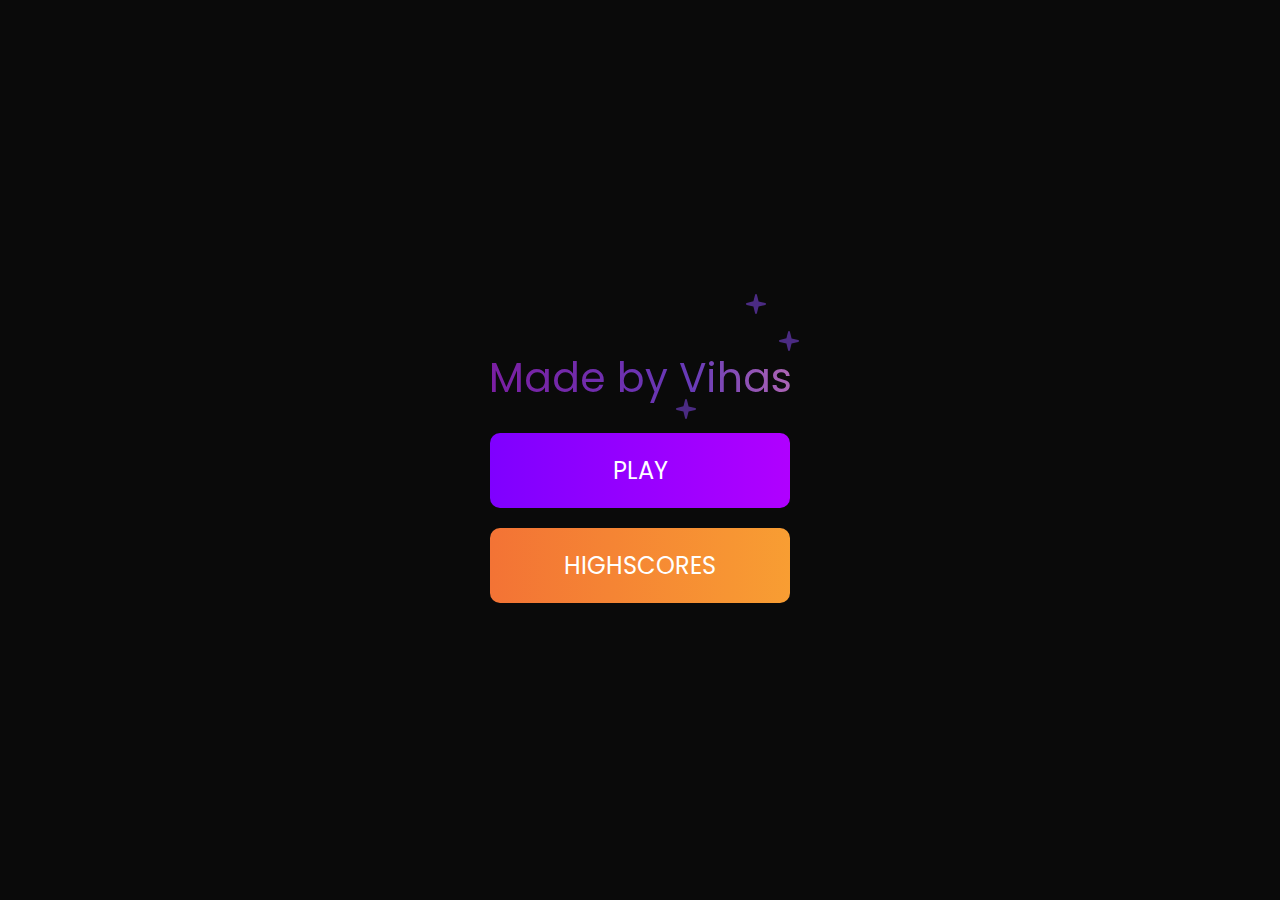
<file: index.html>
<!DOCTYPE html>
<html lang="en">
<head>
    <meta charset="UTF-8">
    <meta http-equiv="X-UA-Compatible" content="IE=edge">
    <meta name="viewport" content="width=device-width, initial-scale=1.0">
    <title>Home</title>
    <link rel="icon" type="image/x-icon" href="ideas.ico">
    <link rel="stylesheet" href="style.css">
</head>
<body>
    <div class="container">
        <div id="home" class="flex-column flex-center">
            <h1>
                <span class="magic">
                    <span class="magic-star">
                        <svg viewBox="0 0 512 512">
                        <path d="M512 255.1c0 11.34-7.406 20.86-18.44 23.64l-171.3 42.78l-42.78 171.1C276.7 504.6 267.2 512 255.9 512s-20.84-7.406-23.62-18.44l-42.66-171.2L18.47 279.6C7.406 276.8 0 267.3 0 255.1c0-11.34 7.406-20.83 18.44-23.61l171.2-42.78l42.78-171.1C235.2 7.406 244.7 0 256 0s20.84 7.406 23.62 18.44l42.78 171.2l171.2 42.78C504.6 235.2 512 244.6 512 255.1z" />
                        </svg>
                      </span>
                      <span class="magic-star">
                        <svg viewBox="0 0 512 512">
                        <path d="M512 255.1c0 11.34-7.406 20.86-18.44 23.64l-171.3 42.78l-42.78 171.1C276.7 504.6 267.2 512 255.9 512s-20.84-7.406-23.62-18.44l-42.66-171.2L18.47 279.6C7.406 276.8 0 267.3 0 255.1c0-11.34 7.406-20.83 18.44-23.61l171.2-42.78l42.78-171.1C235.2 7.406 244.7 0 256 0s20.84 7.406 23.62 18.44l42.78 171.2l171.2 42.78C504.6 235.2 512 244.6 512 255.1z" />
                        </svg>
                      </span>
                      <span class="magic-star">
                        <svg viewBox="0 0 512 512">
                        <path d="M512 255.1c0 11.34-7.406 20.86-18.44 23.64l-171.3 42.78l-42.78 171.1C276.7 504.6 267.2 512 255.9 512s-20.84-7.406-23.62-18.44l-42.66-171.2L18.47 279.6C7.406 276.8 0 267.3 0 255.1c0-11.34 7.406-20.83 18.44-23.61l171.2-42.78l42.78-171.1C235.2 7.406 244.7 0 256 0s20.84 7.406 23.62 18.44l42.78 171.2l171.2 42.78C504.6 235.2 512 244.6 512 255.1z" />
                        </svg>
                      </span>
                      <span class="magic-text">Made by Vihas</span>
                    </span>  
                </span>
            </h1>
            <a href="https://devsentinel.github.io/QuizApp/game.html" id="play-btn"
            class="btn">Play</a>
            <a href="https://devsentinel.github.io/QuizApp/highscores.html" id="highscore-btn"
            class="btn">Highscores</a>
        </div>
    </div>
</body>
    <script src="index.js"></script>
</html>
</file>
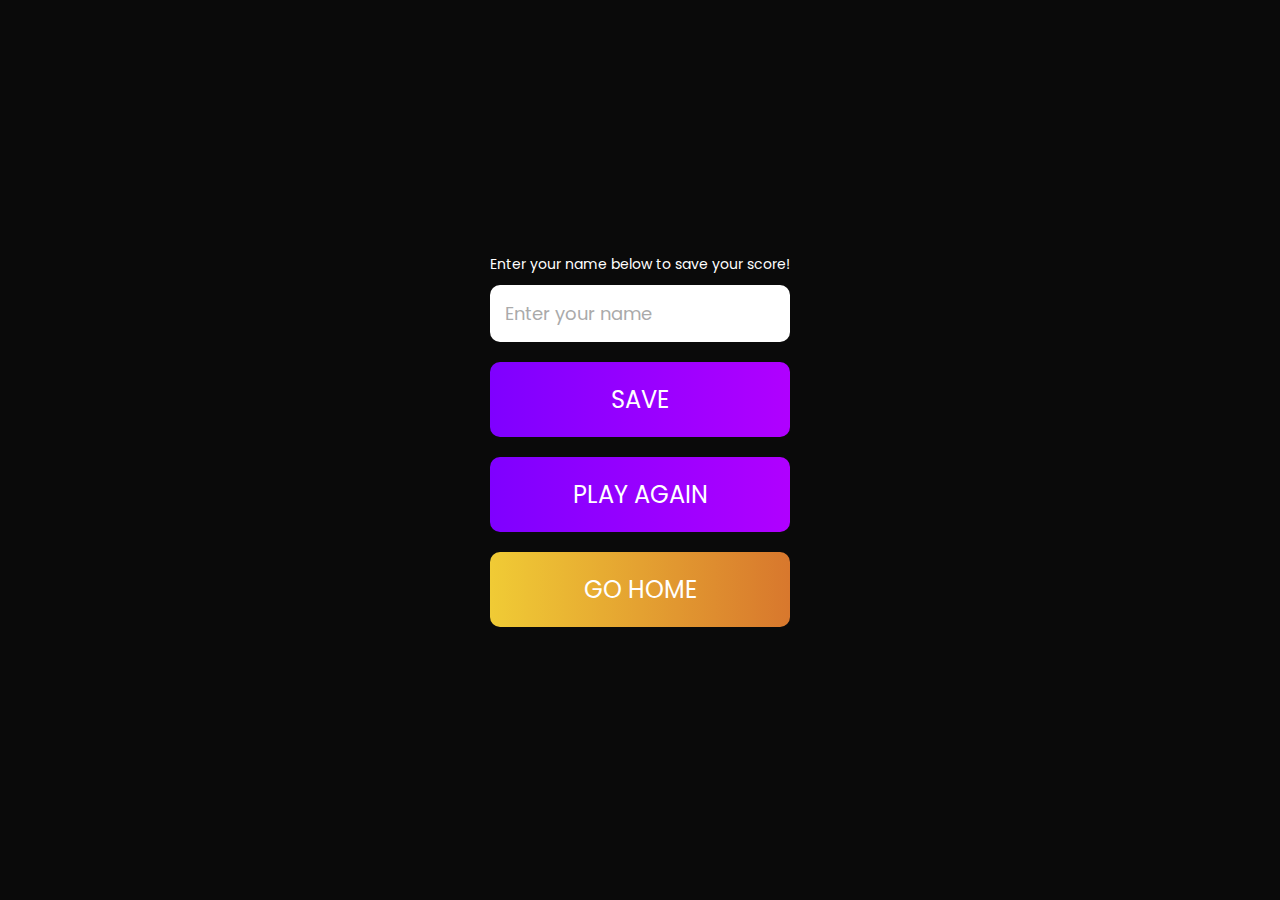
<file: end.html>
<!DOCTYPE html>
<html lang="en">
<head>
    <meta charset="UTF-8">
    <meta http-equiv="X-UA-Compatible" content="IE=edge">
    <meta name="viewport" content="width=device-width, initial-scale=1.0">
    <title>Good Job!</title>
    <link rel="icon" type="image/x-icon" href="ideas.ico">
    <link rel="stylesheet" href="style.css">
</head>
<body>
    <div class="container">
        <div id="end" class="flex-center flex-column">
            <h1 id="FinalScore">0</h1>
            <form class="end-form-container">
                <h2 id="end-text">Enter your name below to save your score!</h2>
                <input type="text" name="name" id="username" placeholder="Enter your name">
                <button class="btn" id="SaveScoreBtn" type="submit" onclick="SaveHighScore(event)" disabled>Save</button>
            </form>
            <a href="https://devsentinel.github.io/QuizApp/game.html" class="btn" id="play-again">Play Again</a>
            <a href="https://devsentinel.github.io/QuizApp/" class="btn" id="home-btn">Go Home</a>
        </div>
    </div>
    <script src="end.js"></script>
</body>
</html>
</file>
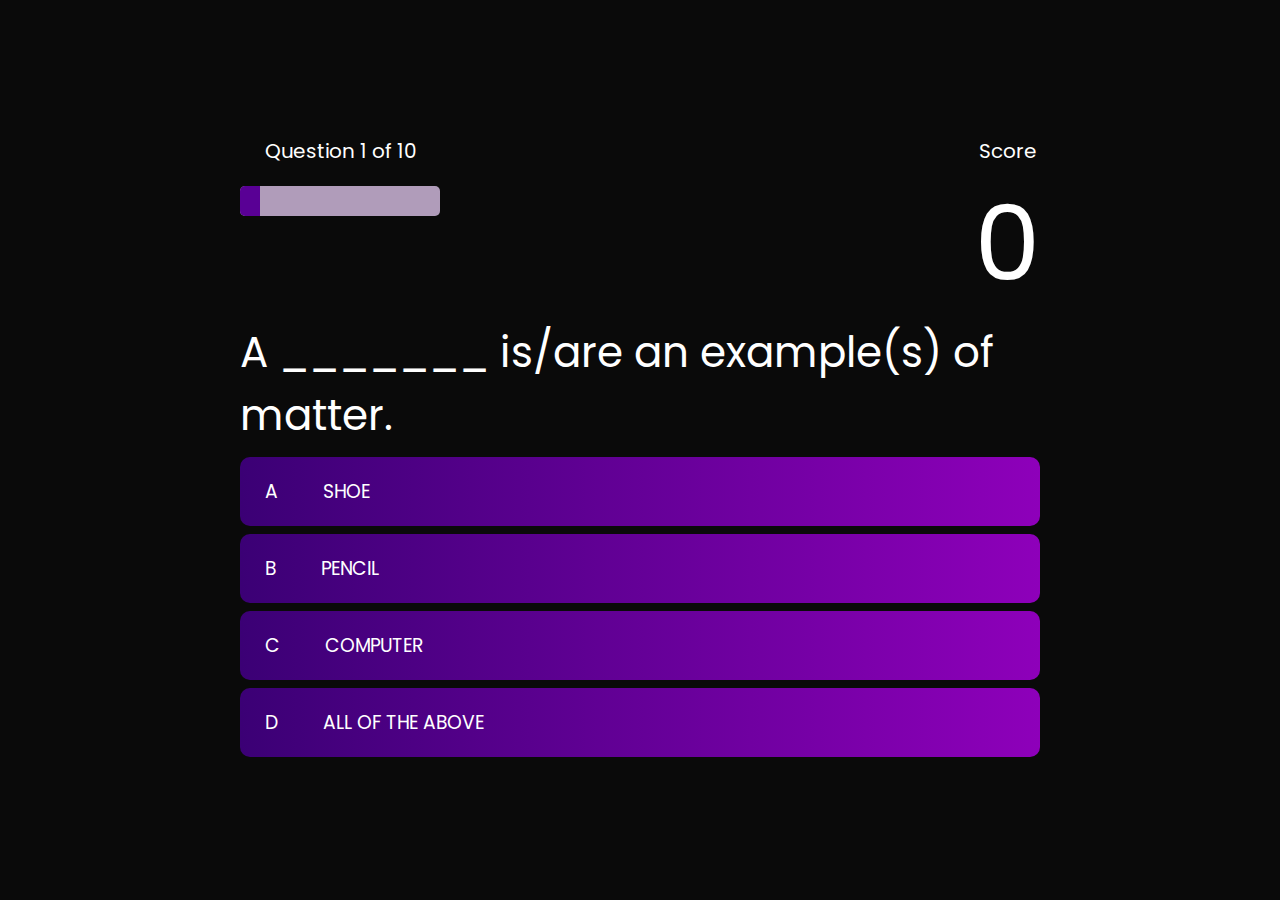
<file: game.html>
<!DOCTYPE html>
<html lang="en">
<head>
    <meta charset="UTF-8">
    <meta http-equiv="X-UA-Compatible" content="IE=edge">
    <meta name="viewport" content="width=device-width, initial-scale=1.0">
    <title>Playing Quiz</title>
    <link rel="icon" type="image/x-icon" href="ideas.ico">
    <link rel="stylesheet" href="style.css">
    <link rel="stylesheet" href="game.css">
</head>
<body>
    <div class="container">
        <div id="game" class="justify-center flex-column">
            <div id="hud">
                <div class="hud-item">
                    <p id="ProgressText" class="hud-prefix">
                        Question
                    </p>
                    <div id="ProgressBar">
                        <div id="ProgressBarFull"></div>
                    </div>
                </div>
                <div class="hud-item">
                    <p class="hud-prefix">
                        Score
                    </p>
                    <h1 class="hud-main-text" id="score">
                        0
                    </h1>
                </div>
            </div>
            <h3 id="question">Example Text</h3>
            <div class="choice-container">
                <p class="choice-prefix">A</p>
                <p class="choice-text" data-number="1">Choice</p>
            </div>
            <div class="choice-container">
                <p class="choice-prefix">B</p>
                <p class="choice-text" data-number="2">Choice 2</p>
            </div>
            <div class="choice-container">
                <p class="choice-prefix">C</p>
                <p class="choice-text" data-number="3">Choice 3</p>
            </div>
            <div class="choice-container">
                <p class="choice-prefix">D</p>
                <p class="choice-text" data-number="4">Choice 4</p>
            </div>
        </div>
    </div>
    <script src="game.js"></script>
</body>
</html>
</file>
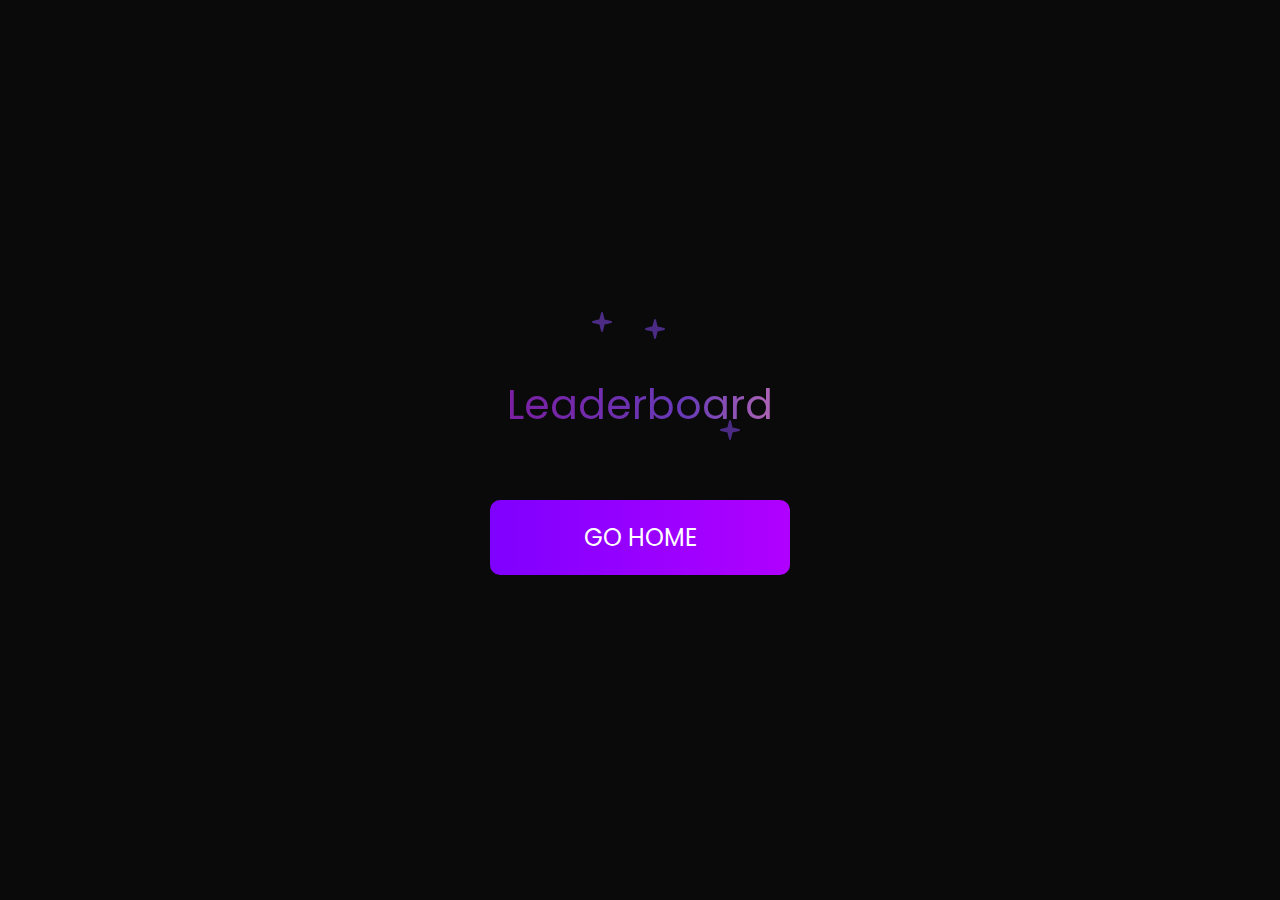
<file: highscores.html>
<!DOCTYPE html>
<html lang="en">
<head>
    <meta charset="UTF-8">
    <meta http-equiv="X-UA-Compatible" content="IE=edge">
    <meta name="viewport" content="width=device-width, initial-scale=1.0">
    <title>Leaderboard</title>
    <link rel="icon" type="image/x-icon" href="ideas.ico">
    <link rel="stylesheet" href="style.css">
    <link rel="stylesheet" href="highscores.css">
</head>
<body>
    <div class="container">
        <div id="HighScores" class="flex-center flex-column">
            <h1>
                <span class="magic">
                    <span class="magic-star">
                        <svg viewBox="0 0 512 512">
                        <path d="M512 255.1c0 11.34-7.406 20.86-18.44 23.64l-171.3 42.78l-42.78 171.1C276.7 504.6 267.2 512 255.9 512s-20.84-7.406-23.62-18.44l-42.66-171.2L18.47 279.6C7.406 276.8 0 267.3 0 255.1c0-11.34 7.406-20.83 18.44-23.61l171.2-42.78l42.78-171.1C235.2 7.406 244.7 0 256 0s20.84 7.406 23.62 18.44l42.78 171.2l171.2 42.78C504.6 235.2 512 244.6 512 255.1z" />
                        </svg>
                      </span>
                      <span class="magic-star">
                        <svg viewBox="0 0 512 512">
                        <path d="M512 255.1c0 11.34-7.406 20.86-18.44 23.64l-171.3 42.78l-42.78 171.1C276.7 504.6 267.2 512 255.9 512s-20.84-7.406-23.62-18.44l-42.66-171.2L18.47 279.6C7.406 276.8 0 267.3 0 255.1c0-11.34 7.406-20.83 18.44-23.61l171.2-42.78l42.78-171.1C235.2 7.406 244.7 0 256 0s20.84 7.406 23.62 18.44l42.78 171.2l171.2 42.78C504.6 235.2 512 244.6 512 255.1z" />
                        </svg>
                      </span>
                      <span class="magic-star">
                        <svg viewBox="0 0 512 512">
                        <path d="M512 255.1c0 11.34-7.406 20.86-18.44 23.64l-171.3 42.78l-42.78 171.1C276.7 504.6 267.2 512 255.9 512s-20.84-7.406-23.62-18.44l-42.66-171.2L18.47 279.6C7.406 276.8 0 267.3 0 255.1c0-11.34 7.406-20.83 18.44-23.61l171.2-42.78l42.78-171.1C235.2 7.406 244.7 0 256 0s20.84 7.406 23.62 18.44l42.78 171.2l171.2 42.78C504.6 235.2 512 244.6 512 255.1z" />
                        </svg>
                      </span>
                      <span class="magic-text">Leaderboard</span>
                    </span>  
                </span>
            </h1>
            <ul id="HighScoresList"></ul>
            <a href="https://devsentinel.github.io/QuizApp/" id="home-btn"
            class="btn">Go Home</a>
        </div>
    </div>
    <script src="highscores.js"></script>
</body>
</html>
</file>
<file: style.css>
/*==================== GOOGLE FONTS ====================*/
@import url('https://fonts.googleapis.com/css2?family=Poppins:wght@400;500;600&display=swap');

:root {
    background-color: rgb(10, 10, 10);
    --purple: rgb(123, 31, 162);
    --violet: rgb(103, 58, 183);
    --pink: rgb(244, 143, 177);
}

@keyframes background-pan {
    from {
      background-position: 0% center;
    }
    
    to {
      background-position: -200% center;
    }
  }
  
  @keyframes scale {
    from, to {
      transform: scale(0);
    }
    
    50% {
      transform: scale(1);
    }
  }
  
  @keyframes rotate {
    from {
      transform: rotate(0deg);
    }
    
    to {
      transform: rotate(180deg);
    }
  }

* {
    box-sizing: border-box;
    margin: 0;
    padding: 0;
    font-size: 62.5%;
    font-family: "Poppins", sans-serif;
    font-weight: 400;
}

h1 {
    color: white;
    text-align: center;
    font-size: 10.4rem;
    margin-bottom: 0rem;
}

h1 > .magic {
    display: inline-block;
    position: relative;
}
  
h1 > .magic > .magic-star {
    --size: clamp(20px, 1.5vw, 30px);
    
    animation: scale 700ms ease forwards;
    display: block;
    height: var(--size);
    left: var(--star-left);
    position: absolute;
    top: var(--star-top);
    width: var(--size);
}
  
h1 > .magic > .magic-star > svg {
    animation: rotate 1000ms linear infinite;
    display: block;
    opacity: 0.7;
}
  
h1 > .magic > .magic-star > svg > path {
    fill: var(--violet);
}
  
h1 > .magic > .magic-text {
    animation: background-pan 3s linear infinite;
    background: linear-gradient(
      to right,
      var(--purple),
      var(--violet),
      var(--pink),
      var(--purple)
    );
    background-size: 200%;
    -webkit-background-clip: text;
    -webkit-text-fill-color: transparent;
    white-space: nowrap;
}

h2 {
    font-size: 4.2rem;
    margin-bottom: 1rem;
}

h3 {
    font-size: 4.2rem;
    margin-bottom: 1rem;
}

.container {
    width: 100vw;
    height: 100vh;
    display: flex;
    justify-content: center;
    align-content: center;
    align-items: center;
    flex-wrap: wrap;
    max-width: 80rem;
    margin: 0 auto;
    padding: 2rem;
}

.flex-column {
    display: flex;
    flex-direction: column;
}

.flex-center {
    justify-content: center;
    align-items: center;
}

.justify-center {
    justify-content: center;
}

.text-center {
    text-align: center;
}

.hidden {
    display: none;
}

.btn {
    flex: 1 1 auto;
    font-size: 2.4rem;
    padding: 2rem 0;
    width: 30rem;
    text-align: center;
    text-transform: uppercase;
    text-decoration: none;
    margin-bottom: 2rem;
    transition: 0.5s;
    background-size: 200% auto;
    color: white;
    border-radius: 10px;
}

#play-btn {
    background-image: #7F00FF;  /* fallback for old browsers */
    background-image: -webkit-linear-gradient(to left, #E100FF, #7F00FF);  /* Chrome 10-25, Safari 5.1-6 */
    background-image: linear-gradient(to left, #E100FF, #7F00FF); /* W3C, IE 10+/ Edge, Firefox 16+, Chrome 26+, Opera 12+, Safari 7+ */
    
}

#play-btn:hover {
    cursor: pointer;
    background-position: right center; /* change the direction of the change here */
}

#highscore-btn {
    background-image: #FDC830;  /* fallback for old browsers */
    background-image: -webkit-linear-gradient(to right, #F37335, #FDC830);  /* Chrome 10-25, Safari 5.1-6 */
    background-image: linear-gradient(to right, #F37335, #FDC830); /* W3C, IE 10+/ Edge, Firefox 16+, Chrome 26+, Opera 12+, Safari 7+ */
}

#highscore-btn:hover {
    cursor: pointer;
    background-position: right center; /* change the direction of the change here */
}

/* End Page CSS */
.end-form-container {
    width: 100%;
    display: flex;
    flex-direction: column;
    align-items: center;
    max-width: 30rem;
}

#FinalScore {
    margin-bottom: 0rem;
}

input {
    margin-bottom: 1rem;
    width: 20rem;
    padding: 1.5rem;
    font-size: 1.8rem;
    border: none;
    border-radius: 10px;
}

input::placeholder {
    color: #aaa;
}

#username {
    margin-bottom: 2rem;
    width: 100%;
    outline: none;
}

#end-text {
    font-size: 1.4rem;
    color: #fff;
    text-align: center;
}

#SaveScoreBtn {
    border: none;
    background-image: #7F00FF;  /* fallback for old browsers */
    background-image: -webkit-linear-gradient(to left, #E100FF, #7F00FF);  /* Chrome 10-25, Safari 5.1-6 */
    background-image: linear-gradient(to left, #E100FF, #7F00FF); /* W3C, IE 10+/ Edge, Firefox 16+, Chrome 26+, Opera 12+, Safari 7+ */
}

#SaveScoreBtn:hover {
    cursor: pointer;
    background-position: right center;
}

#play-again {
    background-image: #7F00FF;  /* fallback for old browsers */
    background-image: -webkit-linear-gradient(to left, #E100FF, #7F00FF);  /* Chrome 10-25, Safari 5.1-6 */
    background-image: linear-gradient(to left, #E100FF, #7F00FF); /* W3C, IE 10+/ Edge, Firefox 16+, Chrome 26+, Opera 12+, Safari 7+ */
}

#play-again:hover {
    cursor: pointer;
    background-position: right center;
}

#home-btn {
    background-image: #C02425;  /* fallback for old browsers */
    background-image: -webkit-linear-gradient(to right, #F0CB35, #C02425);  /* Chrome 10-25, Safari 5.1-6 */
    background-image: linear-gradient(to right, #F0CB35, #C02425); /* W3C, IE 10+/ Edge, Firefox 16+, Chrome 26+, Opera 12+, Safari 7+ */
}

#home-btn:hover {
    cursor: pointer;
    background-position: right center;
}
</file>
<file: game.css>
body {
    color: #fff
}

.choice-container {
    display: flex;
    text-transform: uppercase;
    text-decoration: none;
    background-size: 200% auto;
    color: white;
    border-radius: 10px;
    margin-bottom: 0.8rem;
    width: 100%;
    font-size: 3rem;
    min-width: 80rem;

    background-image: #E100FF;  /* fallback for old browsers */
    background-image: -webkit-linear-gradient(to left, #E100FF, #E100FF);  /* Chrome 10-25, Safari 5.1-6 */
    background-image: linear-gradient(to left, #E100FF, #3b0075); /* W3C, IE 10+/ Edge, Firefox 16+, Chrome 26+, Opera 12+, Safari 7+ */
}

.choice-container:hover {
    cursor: pointer;
    background-position: right center; /* change the direction of the change here */
}

.choice-prefix {
    padding: 2rem 2.5rem;
    color: white;
}

.choice-text {
    padding:2rem;
    width: 100%;   
}

.correct {
    background: linear-gradient(32deg, rgba(11,223,36) 0%, rgb(41, 432, 111) 100%);
}

.incorrect {
    background: linear-gradient(32deg, rgba(230,29,29,1) 0%, rgb(224,11,11,1) 100%);
}

/* HUD */
#hud {
    display: flex;
    justify-content: space-between;
}

.hud-prefix {
    text-align: center;
    font-size: 2rem;
}

.hud-main-text {
    text-align: center;
}

#ProgressBar {
    position: relative;
    width: 20rem;
    height: 3rem;
    background: #b09cba;
    margin-top: 2rem;
    border-radius: 5px;
    overflow: hidden; 
}

#ProgressBarFull {
    width: 0%;
    height: 100%;
    background: #590095;
    transition: all 0.2s;
}

@media screen and (max-width: 768px) {
    .choice-container {
        min-width: 40rem;
    }
}
</file>
<file: highscores.css>
/*==================== GOOGLE FONTS ====================*/
@import url('https://fonts.googleapis.com/css2?family=Poppins:wght@400;500;600&display=swap');

:root {
    background-color: rgb(10, 10, 10);
    --purple: rgb(123, 31, 162);
    --violet: rgb(103, 58, 183);
    --pink: rgb(244, 143, 177);
}

body {
    color: white
}

@keyframes background-pan {
    from {
      background-position: 0% center;
    }
    
    to {
      background-position: -200% center;
    }
  }
  
  @keyframes scale {
    from, to {
      transform: scale(0);
    }
    
    50% {
      transform: scale(1);
    }
  }
  
  @keyframes rotate {
    from {
      transform: rotate(0deg);
    }
    
    to {
      transform: rotate(180deg);
    }
  }

* {
    justify-content: center;
    align-content: center;
    align-items: center;
    box-sizing: border-box;
    margin: 0;
    padding: 0;
    font-size: 62.5%;
    font-family: "Poppins", sans-serif;
    font-weight: 400;
}

#HighScoresList {
    list-style: none;
    margin-bottom: 4rem;
}

h1 {
    color: white;
    text-align: center;
    font-size: 10.4rem;
    margin-bottom: 0rem;
}

.high-score {
    font-size: 2.8rem;
    margin-bottom: 0.5rem;
}

h1 > .magic {
    display: inline-block;
    position: relative;
}
  
h1 > .magic > .magic-star {
    --size: clamp(20px, 1.5vw, 30px);
    
    animation: scale 700ms ease forwards;
    display: block;
    height: var(--size);
    left: var(--star-left);
    position: absolute;
    top: var(--star-top);
    width: var(--size);
}
  
h1 > .magic > .magic-star > svg {
    animation: rotate 1000ms linear infinite;
    display: block;
    opacity: 0.7;
}
  
h1 > .magic > .magic-star > svg > path {
    fill: var(--violet);
}
  
h1 > .magic > .magic-text {
    animation: background-pan 3s linear infinite;
    background: linear-gradient(
      to right,
      var(--purple),
      var(--violet),
      var(--pink),
      var(--purple)
    );
    background-size: 200%;
    -webkit-background-clip: text;
    -webkit-text-fill-color: transparent;
    white-space: nowrap;
}

.flex-column {
    display: flex;
    flex-direction: column;
}

.flex-center {
    justify-content: center;
    align-items: center;
}

.justify-center {
    justify-content: center;
}

.text-center {
    text-align: center;
}

.hidden {
    display: none;
}

#home-btn {
    background-image: #7F00FF;  /* fallback for old browsers */
    background-image: -webkit-linear-gradient(to left, #E100FF, #7F00FF);  /* Chrome 10-25, Safari 5.1-6 */
    background-image: linear-gradient(to left, #E100FF, #7F00FF); /* W3C, IE 10+/ Edge, Firefox 16+, Chrome 26+, Opera 12+, Safari 7+ */
    
}

#home-btn:hover {
    cursor: pointer;
    background-position: right center; /* change the direction of the change here */
}
</file>
